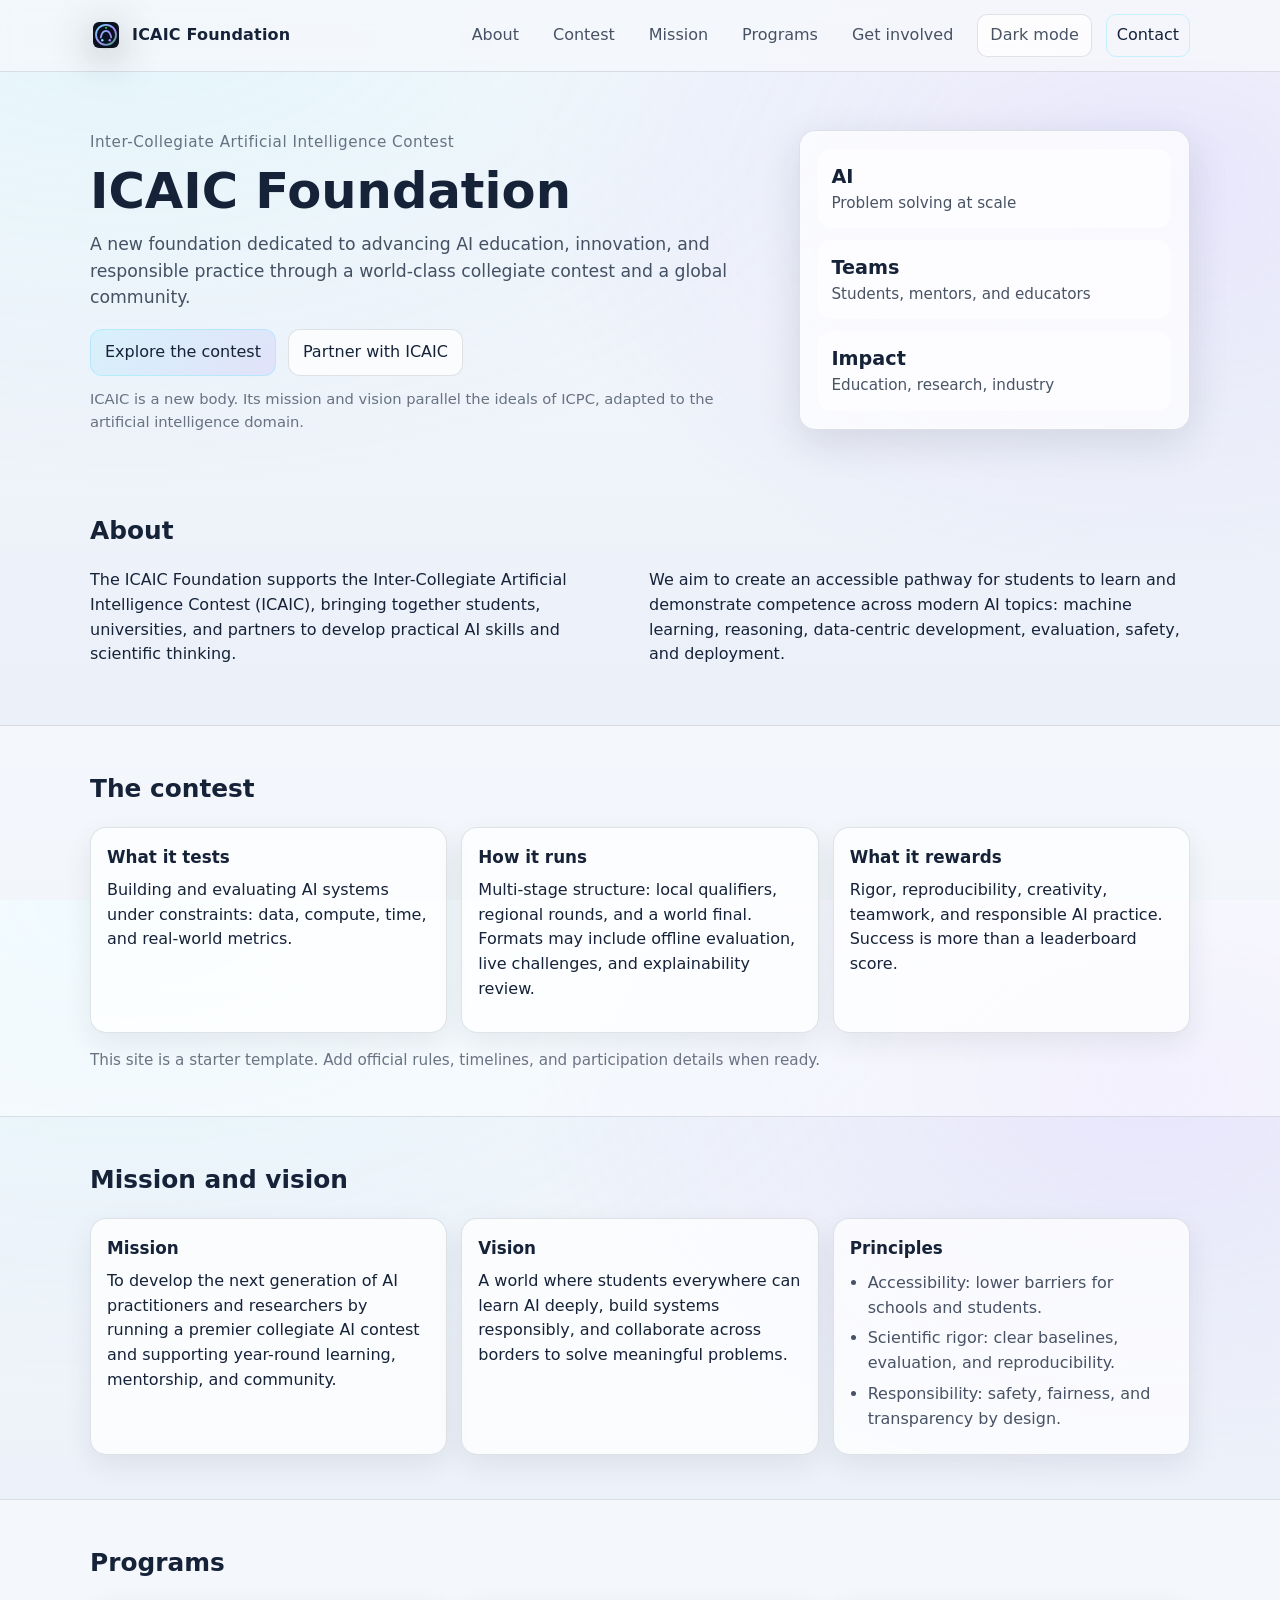
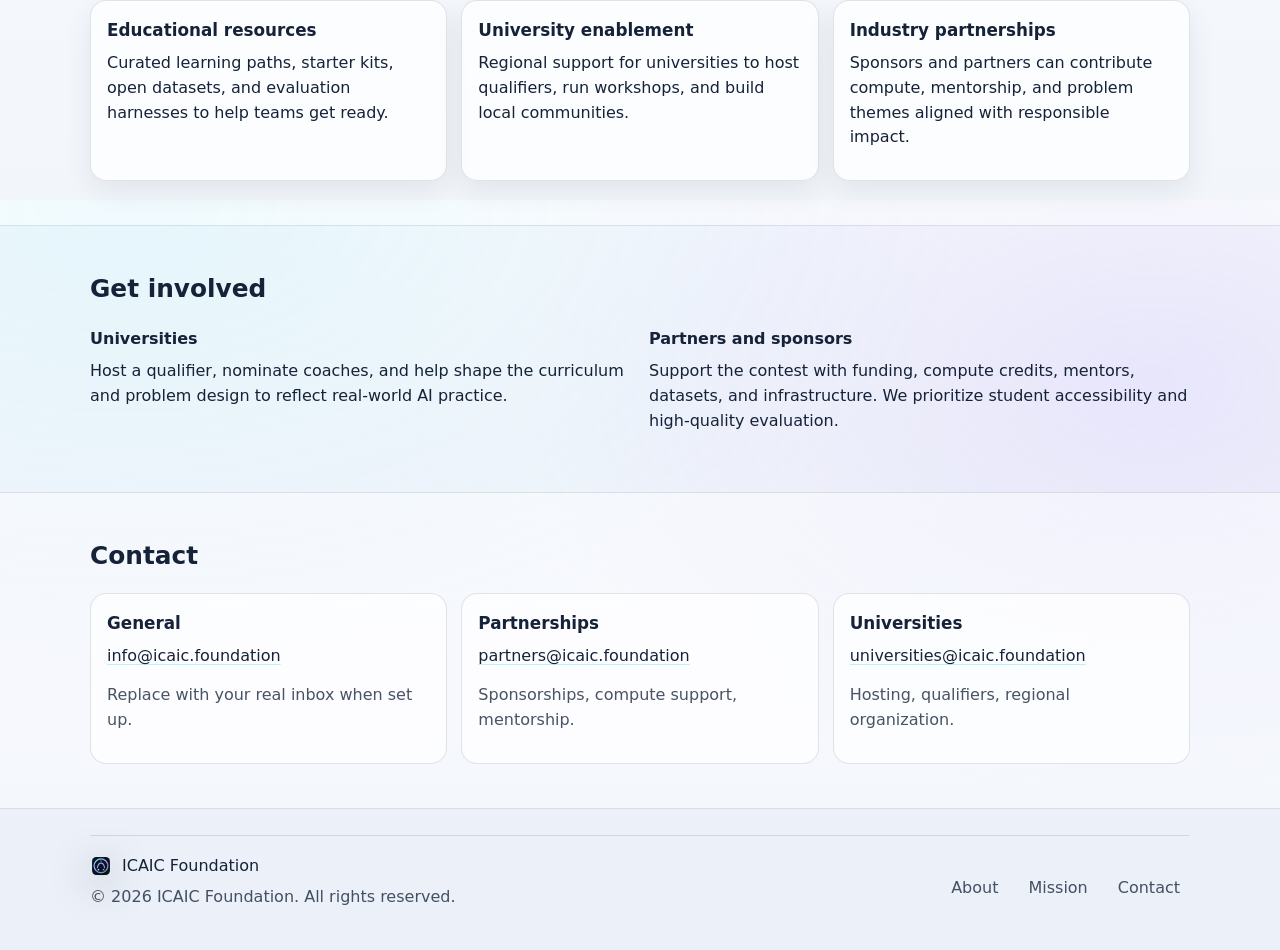
<file: foundation/index.html>
<!doctype html>
<html lang="en" data-theme="dark">
  <head>
    <meta charset="utf-8" />
    <meta name="viewport" content="width=device-width, initial-scale=1" />
    <meta
      name="description"
      content="ICAIC Foundation — Inter-Collegiate Artificial Intelligence Contest. Building the next generation of AI talent through collegiate competition, education, and community."
    />
    <meta name="theme-color" content="#0B1220" />
    <meta property="og:title" content="ICAIC Foundation" />
    <meta
      property="og:description"
      content="Inter-Collegiate Artificial Intelligence Contest — advancing AI talent through competition, education, and community."
    />
    <meta property="og:type" content="website" />
    <meta property="og:url" content="https://icaic.foundation/" />
    <title>ICAIC Foundation</title>
    <link rel="icon" href="assets/logo.svg" type="image/svg+xml" />
    <link rel="stylesheet" href="assets/styles.css" />
  </head>
  <body>
    <a class="skip-link" href="#main">Skip to content</a>

    <header class="site-header">
      <div class="container header-inner">
        <a class="brand" href="#top" aria-label="ICAIC Foundation Home">
          <img class="brand-mark" src="assets/logo.svg" alt="" width="32" height="32" />
          <span class="brand-name">ICAIC Foundation</span>
        </a>

        <nav class="nav" aria-label="Primary">
          <a href="#about">About</a>
          <a href="#contest">Contest</a>
          <a href="#mission">Mission</a>
          <a href="#programs">Programs</a>
          <a href="#get-involved">Get involved</a>
          <button class="theme-toggle" id="themeToggle" type="button" aria-label="Switch to light mode" aria-pressed="false">
            <span class="theme-toggle-text">Light mode</span>
          </button>
          <a class="nav-cta" href="#contact">Contact</a>
        </nav>
      </div>
    </header>

    <main id="main">
      <section id="top" class="hero">
        <div class="container hero-grid">
          <div class="hero-copy">
            <p class="kicker">Inter-Collegiate Artificial Intelligence Contest</p>
            <h1>ICAIC Foundation</h1>
            <p class="lead">
              A new foundation dedicated to advancing AI education, innovation, and responsible practice through a
              world-class collegiate contest and a global community.
            </p>
            <div class="hero-actions">
              <a class="button primary" href="#contest">Explore the contest</a>
              <a class="button" href="#get-involved">Partner with ICAIC</a>
            </div>
            <p class="fineprint">
              ICAIC is a new body. Its mission and vision parallel the ideals of ICPC, adapted to the artificial
              intelligence domain.
            </p>
          </div>

          <div class="hero-card" aria-label="Key highlights">
            <div class="stat">
              <div class="stat-value">AI</div>
              <div class="stat-label">Problem solving at scale</div>
            </div>
            <div class="stat">
              <div class="stat-value">Teams</div>
              <div class="stat-label">Students, mentors, and educators</div>
            </div>
            <div class="stat">
              <div class="stat-value">Impact</div>
              <div class="stat-label">Education, research, industry</div>
            </div>
          </div>
        </div>
      </section>

      <section id="about" class="section">
        <div class="container">
          <h2>About</h2>
          <div class="two-col">
            <p>
              The ICAIC Foundation supports the Inter-Collegiate Artificial Intelligence Contest (ICAIC), bringing
              together students, universities, and partners to develop practical AI skills and scientific thinking.
            </p>
            <p>
              We aim to create an accessible pathway for students to learn and demonstrate competence across modern AI
              topics: machine learning, reasoning, data-centric development, evaluation, safety, and deployment.
            </p>
          </div>
        </div>
      </section>

      <section id="contest" class="section section-alt">
        <div class="container">
          <h2>The contest</h2>
          <div class="cards">
            <article class="card">
              <h3>What it tests</h3>
              <p>
                Building and evaluating AI systems under constraints: data, compute, time, and real-world metrics.
              </p>
            </article>
            <article class="card">
              <h3>How it runs</h3>
              <p>
                Multi-stage structure: local qualifiers, regional rounds, and a world final. Formats may include
                offline evaluation, live challenges, and explainability review.
              </p>
            </article>
            <article class="card">
              <h3>What it rewards</h3>
              <p>
                Rigor, reproducibility, creativity, teamwork, and responsible AI practice. Success is more than a
                leaderboard score.
              </p>
            </article>
          </div>
          <p class="note">
            This site is a starter template. Add official rules, timelines, and participation details when ready.
          </p>
        </div>
      </section>

      <section id="mission" class="section">
        <div class="container">
          <h2>Mission and vision</h2>
          <div class="cards">
            <article class="card">
              <h3>Mission</h3>
              <p>
                To develop the next generation of AI practitioners and researchers by running a premier collegiate AI
                contest and supporting year-round learning, mentorship, and community.
              </p>
            </article>
            <article class="card">
              <h3>Vision</h3>
              <p>
                A world where students everywhere can learn AI deeply, build systems responsibly, and collaborate
                across borders to solve meaningful problems.
              </p>
            </article>
            <article class="card">
              <h3>Principles</h3>
              <ul class="list">
                <li>Accessibility: lower barriers for schools and students.</li>
                <li>Scientific rigor: clear baselines, evaluation, and reproducibility.</li>
                <li>Responsibility: safety, fairness, and transparency by design.</li>
              </ul>
            </article>
          </div>
        </div>
      </section>

      <section id="programs" class="section section-alt">
        <div class="container">
          <h2>Programs</h2>
          <div class="cards">
            <article class="card">
              <h3>Educational resources</h3>
              <p>
                Curated learning paths, starter kits, open datasets, and evaluation harnesses to help teams get ready.
              </p>
            </article>
            <article class="card">
              <h3>University enablement</h3>
              <p>
                Regional support for universities to host qualifiers, run workshops, and build local communities.
              </p>
            </article>
            <article class="card">
              <h3>Industry partnerships</h3>
              <p>
                Sponsors and partners can contribute compute, mentorship, and problem themes aligned with responsible
                impact.
              </p>
            </article>
          </div>
        </div>
      </section>

      <section id="get-involved" class="section">
        <div class="container">
          <h2>Get involved</h2>
          <div class="two-col">
            <div>
              <h3 class="h4">Universities</h3>
              <p>
                Host a qualifier, nominate coaches, and help shape the curriculum and problem design to reflect
                real-world AI practice.
              </p>
            </div>
            <div>
              <h3 class="h4">Partners and sponsors</h3>
              <p>
                Support the contest with funding, compute credits, mentors, datasets, and infrastructure. We prioritize
                student accessibility and high-quality evaluation.
              </p>
            </div>
          </div>
        </div>
      </section>

      <section id="contact" class="section section-alt">
        <div class="container">
          <h2>Contact</h2>
          <div class="contact-grid">
            <div class="contact-card">
              <h3>General</h3>
              <p><a href="mailto:info@icaic.foundation">info@icaic.foundation</a></p>
              <p class="muted">Replace with your real inbox when set up.</p>
            </div>
            <div class="contact-card">
              <h3>Partnerships</h3>
              <p><a href="mailto:partners@icaic.foundation">partners@icaic.foundation</a></p>
              <p class="muted">Sponsorships, compute support, mentorship.</p>
            </div>
            <div class="contact-card">
              <h3>Universities</h3>
              <p><a href="mailto:universities@icaic.foundation">universities@icaic.foundation</a></p>
              <p class="muted">Hosting, qualifiers, regional organization.</p>
            </div>
          </div>
        </div>
      </section>
    </main>

    <footer class="site-footer">
      <div class="container footer-inner">
        <div class="footer-left">
          <div class="footer-brand">
            <img class="brand-mark" src="assets/logo.svg" alt="" width="22" height="22" />
            <span>ICAIC Foundation</span>
          </div>
          <p class="muted">© <span id="year"></span> ICAIC Foundation. All rights reserved.</p>
        </div>
        <div class="footer-right">
          <a href="#about">About</a>
          <a href="#mission">Mission</a>
          <a href="#contact">Contact</a>
        </div>
      </div>
    </footer>

    <script>
      const root = document.documentElement;
      const themeToggle = document.getElementById("themeToggle");
      const themeToggleText = themeToggle.querySelector(".theme-toggle-text");
      const themeMeta = document.querySelector('meta[name="theme-color"]');
      const storedTheme = localStorage.getItem("icaic-foundation-theme");
      const systemPrefersLight = window.matchMedia("(prefers-color-scheme: light)").matches;

      function applyTheme(theme) {
        const nextTheme = theme === "light" ? "light" : "dark";
        const isLight = nextTheme === "light";

        root.setAttribute("data-theme", nextTheme);
        themeToggle.setAttribute("aria-pressed", String(isLight));
        themeToggle.setAttribute("aria-label", isLight ? "Switch to dark mode" : "Switch to light mode");
        themeToggleText.textContent = isLight ? "Dark mode" : "Light mode";
        themeMeta.setAttribute("content", isLight ? "#F6F8FC" : "#0B1220");
      }

      applyTheme(storedTheme || (systemPrefersLight ? "light" : "dark"));

      themeToggle.addEventListener("click", () => {
        const nextTheme = root.getAttribute("data-theme") === "light" ? "dark" : "light";
        localStorage.setItem("icaic-foundation-theme", nextTheme);
        applyTheme(nextTheme);
      });

      document.getElementById("year").textContent = new Date().getFullYear();
    </script>
  </body>
</html>
</file>
<file: foundation/assets/styles.css>
/* ICAIC Foundation — lightweight static site styles */

:root {
  --bg: #0b1220;
  --bg2: #0f1b33;
  --surface: rgba(255, 255, 255, 0.04);
  --surface-strong: rgba(255, 255, 255, 0.06);
  --card: rgba(255, 255, 255, 0.06);
  --text: rgba(255, 255, 255, 0.92);
  --muted: rgba(255, 255, 255, 0.7);
  --faint: rgba(255, 255, 255, 0.55);
  --line: rgba(255, 255, 255, 0.12);
  --header-bg: rgba(11, 18, 32, 0.65);
  --skip-bg: #111827;
  --overlay: rgba(0, 0, 0, 0.15);
  --shadow-soft: 0 10px 28px rgba(0, 0, 0, 0.2);
  --primary: #6ee7ff;
  --primary2: #a78bfa;
  --shadow: 0 12px 40px rgba(0, 0, 0, 0.35);
  --radius: 16px;
}

html[data-theme="light"] {
  --bg: #f6f8fc;
  --bg2: #e8eef8;
  --surface: rgba(255, 255, 255, 0.72);
  --surface-strong: rgba(255, 255, 255, 0.9);
  --card: rgba(255, 255, 255, 0.86);
  --text: #152238;
  --muted: rgba(21, 34, 56, 0.78);
  --faint: rgba(21, 34, 56, 0.62);
  --line: rgba(21, 34, 56, 0.12);
  --header-bg: rgba(246, 248, 252, 0.8);
  --skip-bg: #ffffff;
  --overlay: rgba(255, 255, 255, 0.6);
  --shadow-soft: 0 10px 28px rgba(21, 34, 56, 0.08);
  --shadow: 0 12px 40px rgba(21, 34, 56, 0.12);
}

* {
  box-sizing: border-box;
}

html,
body {
  height: 100%;
}

body {
  margin: 0;
  font-family:
    ui-sans-serif,
    system-ui,
    -apple-system,
    Segoe UI,
    Roboto,
    Helvetica,
    Arial,
    "Apple Color Emoji",
    "Segoe UI Emoji";
  color: var(--text);
  background:
    radial-gradient(1200px 700px at 10% 0%, rgba(110, 231, 255, 0.12), transparent 70%),
    radial-gradient(900px 600px at 90% 20%, rgba(167, 139, 250, 0.15), transparent 70%),
    linear-gradient(180deg, var(--bg), var(--bg2));
  line-height: 1.55;
  transition: background 180ms ease, color 180ms ease;
}

a {
  color: inherit;
  text-decoration-color: rgba(110, 231, 255, 0.5);
  text-underline-offset: 3px;
}

a:hover {
  text-decoration-color: rgba(110, 231, 255, 0.9);
}

.container {
  width: min(1100px, calc(100% - 40px));
  margin: 0 auto;
}

.skip-link {
  position: absolute;
  left: -999px;
  top: 10px;
  padding: 10px 12px;
  background: var(--skip-bg);
  color: var(--text);
  border: 1px solid var(--line);
  border-radius: 10px;
  z-index: 999;
}

.skip-link:focus {
  left: 10px;
}

.site-header {
  position: sticky;
  top: 0;
  z-index: 20;
  backdrop-filter: blur(10px);
  background: var(--header-bg);
  border-bottom: 1px solid var(--line);
}

.header-inner {
  display: flex;
  align-items: center;
  justify-content: space-between;
  padding: 14px 0;
  gap: 14px;
}

.brand {
  display: inline-flex;
  align-items: center;
  gap: 10px;
  text-decoration: none;
}

.brand-mark {
  display: block;
  filter: drop-shadow(0 8px 20px rgba(0, 0, 0, 0.35));
}

.brand-name {
  font-weight: 650;
  letter-spacing: 0.2px;
}

.nav {
  display: flex;
  gap: 14px;
  align-items: center;
  flex-wrap: wrap;
  justify-content: flex-end;
}

.nav a {
  text-decoration: none;
  color: var(--muted);
  padding: 8px 10px;
  border-radius: 10px;
}

.nav a:hover,
.theme-toggle:hover {
  color: var(--text);
  background: var(--surface-strong);
}

.nav-cta {
  border: 1px solid rgba(110, 231, 255, 0.35);
  color: var(--text) !important;
}

.theme-toggle {
  appearance: none;
  border: 1px solid var(--line);
  background: var(--surface);
  color: var(--muted);
  padding: 8px 12px;
  border-radius: 10px;
  font: inherit;
  cursor: pointer;
  transition: color 120ms ease, background 120ms ease, border-color 120ms ease, transform 120ms ease;
}

.theme-toggle:focus-visible {
  outline: 2px solid rgba(110, 231, 255, 0.6);
  outline-offset: 2px;
}

.hero {
  padding: 58px 0 34px;
}

.hero-grid {
  display: grid;
  grid-template-columns: 1.4fr 0.8fr;
  gap: 26px;
  align-items: start;
}

.kicker {
  display: inline-block;
  color: var(--faint);
  margin: 0 0 10px;
  letter-spacing: 0.5px;
  font-size: 0.95rem;
}

h1 {
  margin: 0 0 12px;
  font-size: clamp(2.1rem, 4vw, 3.1rem);
  line-height: 1.1;
}

.lead {
  margin: 0 0 18px;
  color: var(--muted);
  font-size: 1.08rem;
}

.hero-actions {
  display: flex;
  gap: 12px;
  flex-wrap: wrap;
  margin: 18px 0 12px;
}

.button {
  display: inline-flex;
  align-items: center;
  justify-content: center;
  padding: 10px 14px;
  border-radius: 12px;
  border: 1px solid var(--line);
  background: var(--surface);
  text-decoration: none;
  color: var(--text);
  transition: transform 120ms ease, background 120ms ease, border-color 120ms ease;
}

.button:hover {
  transform: translateY(-1px);
  border-color: rgba(255, 255, 255, 0.18);
  background: var(--surface-strong);
}

.button.primary {
  background: linear-gradient(135deg, rgba(110, 231, 255, 0.16), rgba(167, 139, 250, 0.16));
  border-color: rgba(110, 231, 255, 0.35);
}

.fineprint {
  margin: 10px 0 0;
  color: var(--faint);
  font-size: 0.92rem;
}

.hero-card {
  border: 1px solid var(--line);
  background: var(--surface);
  border-radius: var(--radius);
  box-shadow: var(--shadow);
  padding: 18px;
  display: grid;
  gap: 12px;
}

.stat {
  padding: 12px 12px;
  border-radius: 14px;
  border: 1px solid rgba(255, 255, 255, 0.12);
  background: var(--overlay);
}

.stat-value {
  font-size: 1.2rem;
  font-weight: 650;
}

.stat-label {
  color: var(--muted);
  font-size: 0.95rem;
}

.section {
  padding: 44px 0;
}

.section-alt {
  background: rgba(255, 255, 255, 0.02);
  border-top: 1px solid var(--line);
  border-bottom: 1px solid var(--line);
}

html[data-theme="light"] .section-alt {
  background: rgba(255, 255, 255, 0.42);
}

h2 {
  margin: 0 0 18px;
  font-size: 1.55rem;
}

h3 {
  margin: 0 0 8px;
  font-size: 1.05rem;
}

.h4 {
  font-size: 1rem;
  margin: 0 0 8px;
}

p {
  margin: 0 0 14px;
}

.two-col {
  display: grid;
  grid-template-columns: 1fr 1fr;
  gap: 18px;
}

.cards {
  display: grid;
  grid-template-columns: repeat(3, minmax(0, 1fr));
  gap: 14px;
}

.card {
  border: 1px solid var(--line);
  background: var(--surface);
  border-radius: var(--radius);
  padding: 16px 16px;
  box-shadow: var(--shadow-soft);
}

.list {
  margin: 10px 0 0;
  padding-left: 18px;
  color: var(--muted);
}

.list li {
  margin: 6px 0;
}

.note {
  margin: 16px 0 0;
  color: var(--faint);
  font-size: 0.95rem;
}

.contact-grid {
  display: grid;
  grid-template-columns: repeat(3, minmax(0, 1fr));
  gap: 14px;
}

.contact-card {
  border: 1px solid var(--line);
  background: var(--surface);
  border-radius: var(--radius);
  padding: 16px 16px;
}

.muted {
  color: var(--muted);
}

.site-footer {
  padding: 26px 0;
}

.footer-inner {
  display: flex;
  justify-content: space-between;
  gap: 14px;
  flex-wrap: wrap;
  border-top: 1px solid var(--line);
  padding-top: 18px;
}

.footer-brand {
  display: inline-flex;
  align-items: center;
  gap: 10px;
  margin-bottom: 6px;
}

.footer-right {
  display: flex;
  gap: 10px;
  flex-wrap: wrap;
  align-items: center;
}

.footer-right a {
  color: var(--muted);
  text-decoration: none;
  padding: 6px 10px;
  border-radius: 10px;
}

.footer-right a:hover {
  color: var(--text);
  background: var(--surface-strong);
}

@media (max-width: 900px) {
  .hero-grid {
    grid-template-columns: 1fr;
  }
  .two-col {
    grid-template-columns: 1fr;
  }
  .cards {
    grid-template-columns: 1fr;
  }
  .contact-grid {
    grid-template-columns: 1fr;
  }
}
</file>
